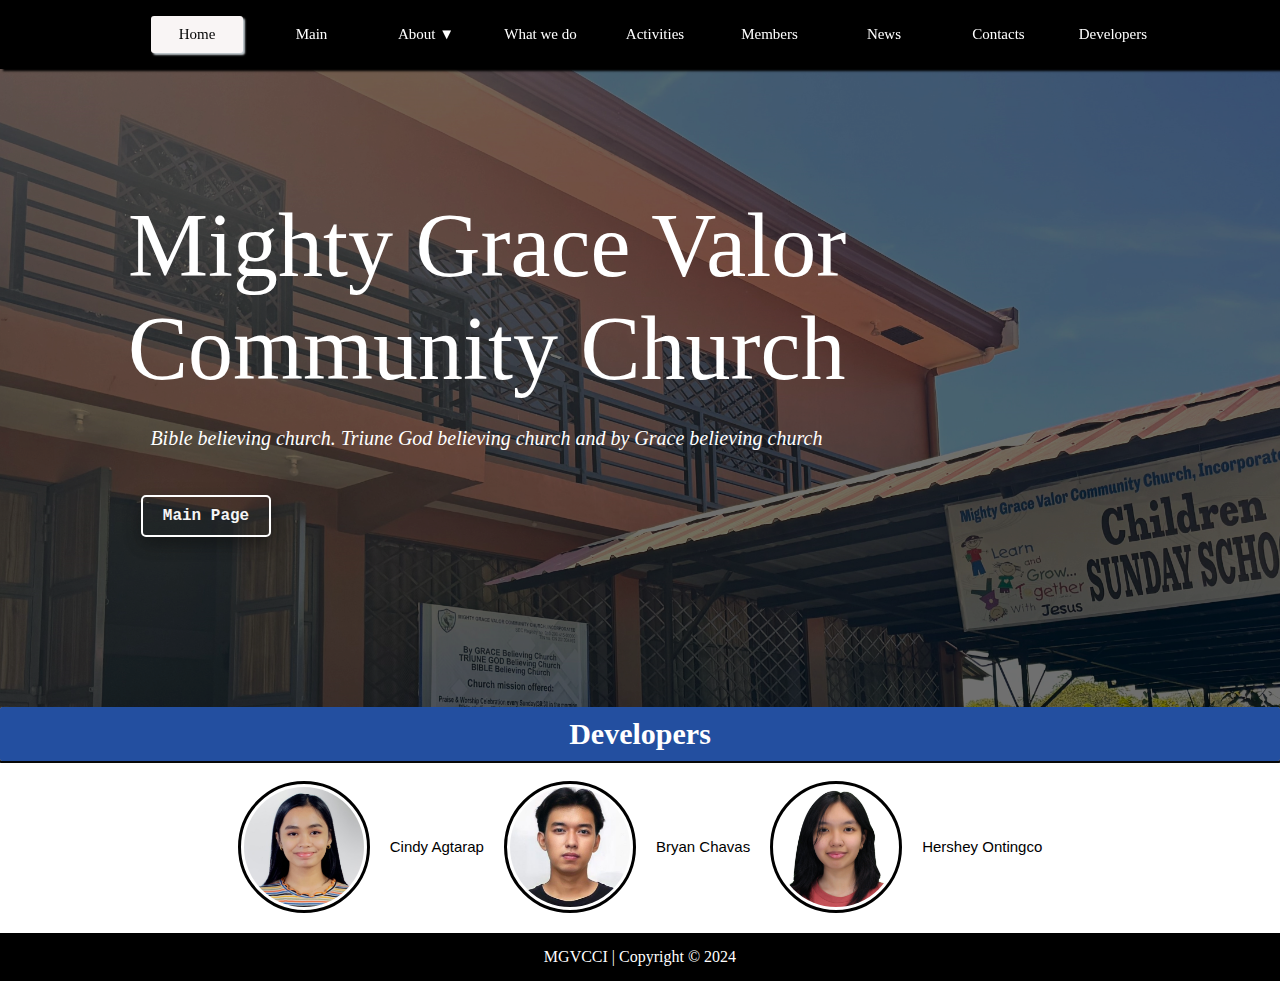
<file: index.html>
<!DOCTYPE html>
<html>
<head>
    <title>Splash Page</title>
    <link rel="stylesheet" href="style.css">
</head>
<body>

<div class="header-container">
    <nav class="grid-header">
        <div class="col-1">
            <a href="index.html" class="active">Home</a>
        </div>
        <div class="col-1">
            <a href="Home Page.html">Main</a>
        </div>
        <div class="col-1 dropdown">
            <a href="#" class="dropbtn">About &#9660;</a>
            <div class="dropdown-content">
                <a href="Historic Landmarks.html">History</a>
                <a href="Nature.html">Nature</a>
                <a href="Mission.html">Mission</a>
            </div>
        </div>
        <div class="col-1">
            <a href="Historic Landmarks.html">What we do</a>
        </div>
        <div class="col-1">
            <a href="Historic Landmarks.html">Activities</a>
        </div>
        <div class="col-1">
            <a href="Members-page.html">Members</a>
        </div>
        <div class="col-1">
            <a href="News-Events-Page.html">News</a>
        </div>
        <div class="col-1">
            <a href="Contact-and-Address-page.html">Contacts</a>
        </div>
        <div class="col-1">
            <a href="Developers-page.html">Developers</a>
        </div>
    </nav>
</div>

<div class="grid">
    <div class="image-container">
        <div class="parallax">
            <img src="pictures/church-1.jpg" class="header-image">
        </div>
        <div class="logo-container"></div>
        <div class="image-text">Mighty Grace Valor Community Church</div>
        <div class="image-text-2">Bible believing church. Triune God believing church and by Grace believing church</div>
        <a href="#" class="image-button">Main Page</a>
    </div>
</div>

<div class="grid">
    <div class="banner-home">
        <h1 style="margin: 0;">Developers</h1>
    </div>
</div>

<div class="grid">
    <div class="home-dev">
        <img src="pictures/1x1-nigga.png">
        <div class="flip-name">Cindy Agtarap</div>
        <img src="pictures/sugarplumhoneybunchbbcakes.png">
        <div class="flip-name">Bryan Chavas</div>
        <img src="pictures/1x1-shi.png">
        <div class="flip-name">Hershey Ontingco</div>
    </div>
</div>

<div class="footer">
    MGVCCI | Copyright © 2024
</div>

</body>
</html>
</file>
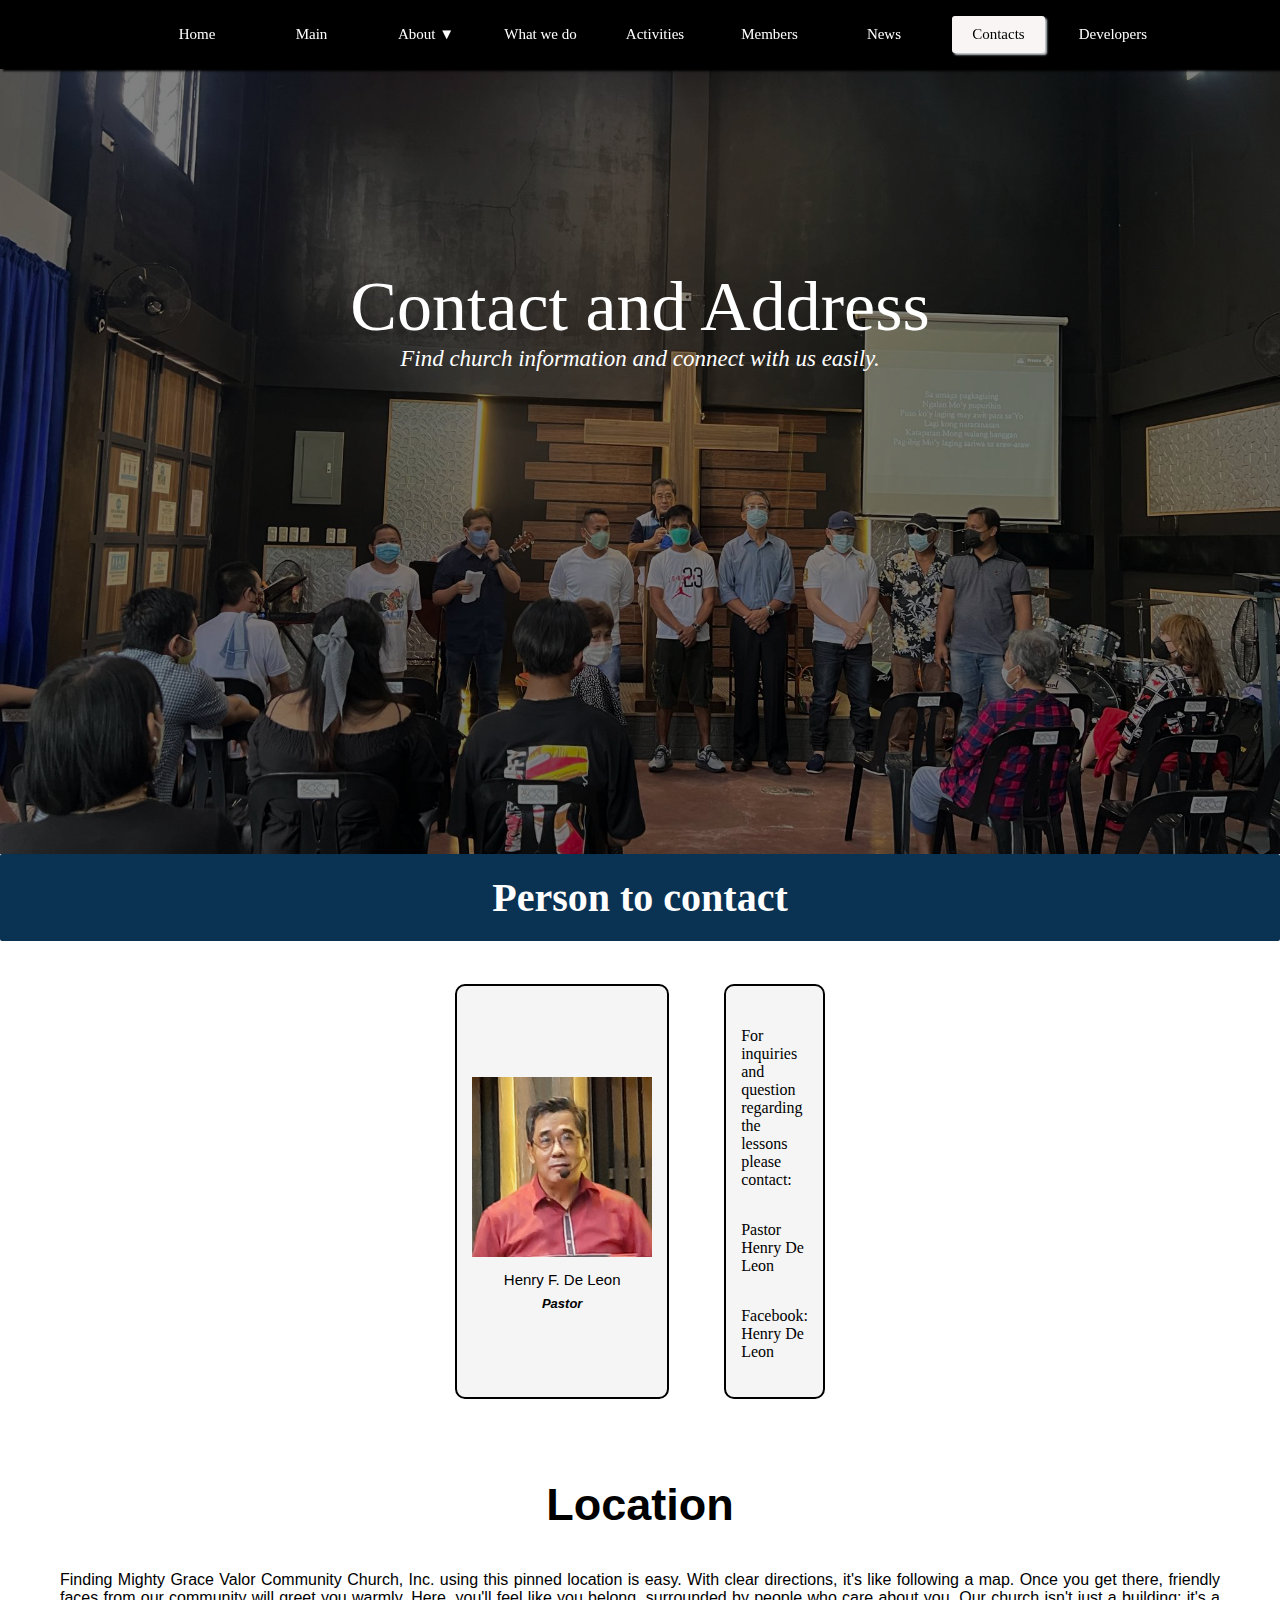
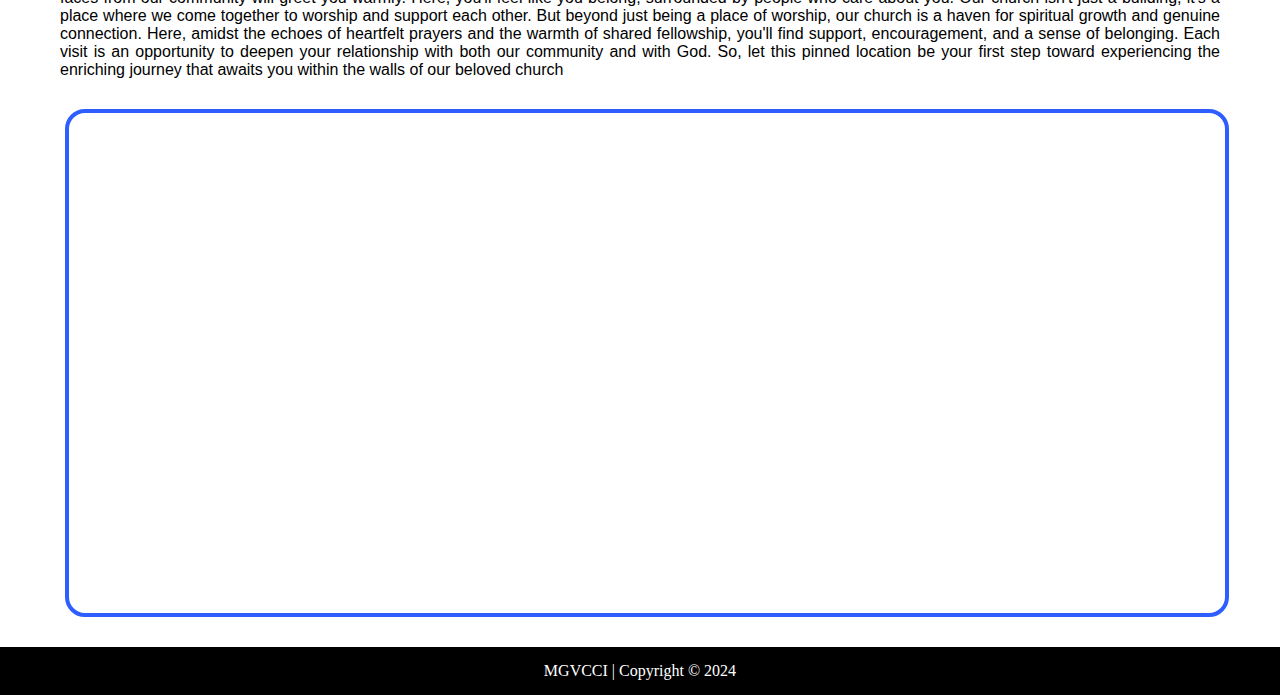
<file: Contact-and-Address-page.html>
<!DOCTYPE html>
<html>
<head>
    <title>Contacts</title>
    <link rel="stylesheet" href="style.css">
</head>
<body>
    
    <div class="header-container">
        <nav class="grid-header">
            <div class="col-1">
                <a href="index.html">Home</a>
            </div>
            <div class="col-1">
                <a href="Home Page.html">Main</a>
            </div>
            <div class="col-1 dropdown">
                <a href="#" class="dropbtn">About &#9660;</a>
                <div class="dropdown-content">
                    <a href="Historic Landmarks.html">History</a>
                    <a href="Nature.html">Nature</a>
                    <a href="Mission.html">Mission</a>
                </div>
            </div>
            <div class="col-1">
                <a href="Historic Landmarks.html">What we do</a>
            </div>
            <div class="col-1">
                <a href="Historic Landmarks.html">Activities</a>
            </div>
            <div class="col-1">
                <a href="Members-page.html">Members</a>
            </div>
            <div class="col-1">
                <a href="News-Events-Page.html">News</a>
            </div>
            <div class="col-1">
                <a href="Contact-and-Address-page.html" class="active">Contacts</a>
            </div>
            <div class="col-1">
                <a href="Developers-page.html">Developers</a>
            </div>
        </nav>
    </div>
    
    <div class="grid">
        <div class="image-container8">
            <div class="parallax8">
                <img src="pictures/bible-bg.jpg" class="header-image">
            </div>
            <div class="image-text4">Contact and Address</div>
            <div class="image-text-contact">Find church information and connect with us easily.</div>
        </div>
    </div>   
    
    <div class="grid">
        <div class="banner-d">
            <h1 style="margin: 0;">Person to contact</h1>
        </div>
    </div>

    <div class = "grid">
        <div class = "pastor-d-container">
            <div class = "pastor-container">
                <img src = "pictures/pastor.jpg">
                <div class = "pastor-n">Henry F. De Leon </div>
                <div class = "pas-t">Pastor</div>
            </div>
        </div>
        <div class="pastor-info-container">
            <p>For inquiries and question regarding the lessons please contact:</p>
            <p>Pastor Henry De Leon</p>
            <p>Facebook: Henry De Leon</p>
        </div>
    </div>
    
            
    

        <div class ="grid">
            <one class="featured">
                <div class="containeriframe">
                    <h2>Location</h2>
                    <p>Finding Mighty Grace Valor Community Church, Inc. using this pinned location is easy. With clear directions, it's like following a map. Once you get there, friendly faces from our community will greet you warmly. Here, you'll feel like you belong, surrounded by people who care about you. Our church isn't just a building; it's a place where we come together to worship and support each other.
                     But beyond just being a place of worship, our church is a haven for spiritual growth and genuine connection. Here, amidst the echoes of heartfelt prayers and the warmth of shared fellowship, you'll find support, encouragement, and a sense of belonging. Each visit is an opportunity to deepen your relationship with both our community and with God. So, let this pinned location be your first step toward experiencing the enriching journey that awaits you within the walls of our beloved church </p>
                    <iframe src="https://www.google.com/maps/embed?pb=!1m18!1m12!1m3!1d3857.6461163689546!2d121.00004607457626!3d14.788952172438606!2m3!1f0!2f0!3f0!3m2!1i1024!2i768!4f13.1!3m3!1m2!1s0x3397ae13d9e633cd%3A0xb120a2b34c46904!2sMarilao%20Grand%20Villas!5e0!3m2!1sen!2sph!4v1712561622166!5m2!1sen!2sph" width="600" height="450"></iframe>
                </div>
            </one>
        </div>



   
    
    </div>
  <div class="grid">
        <div class="footer">
            MGVCCI | Copyright © 2024
        </div>
   </div>    


</body>
</html>
</file>
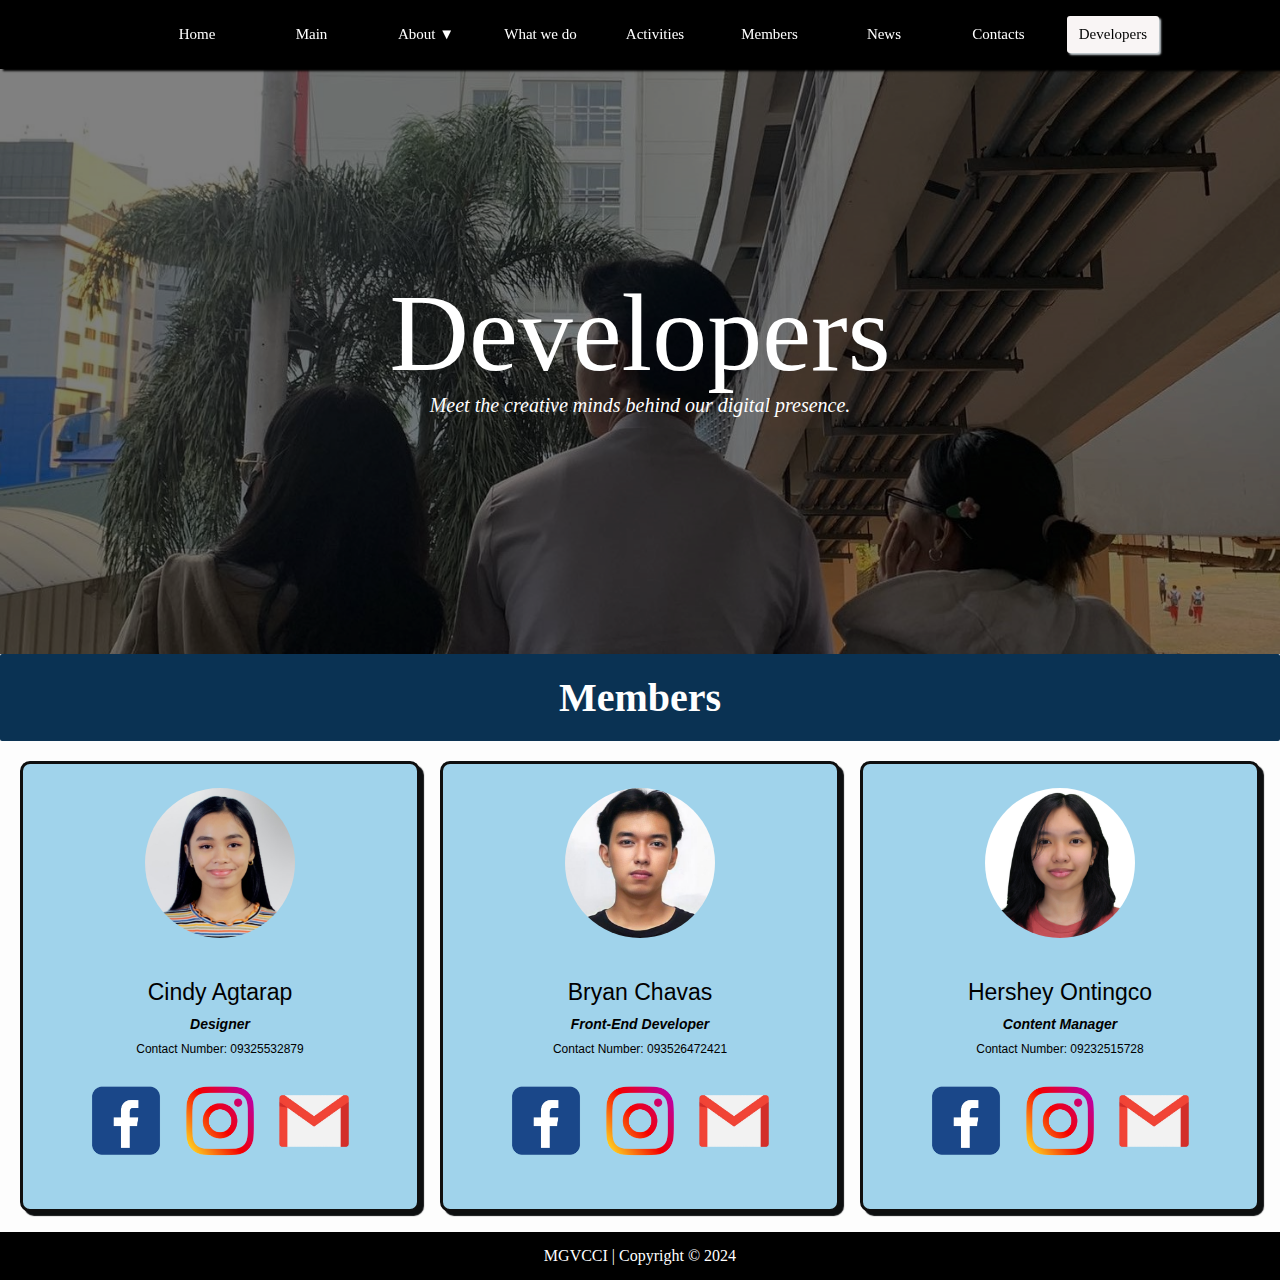
<file: Developers-page.html>
<!DOCTYPE html>
<html>
<head>
    <title>Developers</title>
    <link rel="stylesheet" href="style.css">
</head>
<body>
    
    <div class="header-container">
        <nav class="grid-header">
            <div class="col-1">
                <a href="index.html">Home</a>
            </div>
            <div class="col-1">
                <a href="Home Page.html">Main</a>
            </div>
            <div class="col-1 dropdown">
                <a href="#" class="dropbtn">About &#9660;</a>
                <div class="dropdown-content">
                    <a href="Historic Landmarks.html">History</a>
                    <a href="Nature.html">Nature</a>
                    <a href="Mission.html">Mission</a>
                </div>
            </div>
            <div class="col-1">
                <a href="Historic Landmarks.html">What we do</a>
            </div>
            <div class="col-1">
                <a href="Historic Landmarks.html">Activities</a>
            </div>
            <div class="col-1">
                <a href="Members-page.html">Members</a>
            </div>
            <div class="col-1">
                <a href="News-Events-Page.html">News</a>
            </div>
            <div class="col-1">
                <a href="Contact-and-Address-page.html">Contacts</a>
            </div>
            <div class="col-1">
                <a href="Developers-page.html" class="active">Developers</a>
            </div>
        </nav>
    </div>
    
    <div class="grid">
        <div class="image-container9">
            <div class="parallax9">
                <img src="pictures/developers-pic.jpg" class="header-image">
            </div>
            <div class="image-text10">Developers</div>
            <div class="image-text-developers">Meet the creative minds behind our digital presence.</div>
        </div>
    </div>   
    
    <div class="grid">
        <div class="banner-d">
            <h1 style="margin: 0;">Members</h1>
        </div>
    </div>
    
    <div class="grid">
        <div class="card-container">

            <div class="card">
                <img class="card-img" src="pictures/1x1-nigga.png" alt="Product 1">
                <div class="card-info">
                    <h3 class="dname">Cindy Agtarap</h3>
                    <p class="specs-header">Designer</p>
                    <div class="details">
                        <p>Contact Number: 09325532879</p>
                    </div>
                    <div class="links">
                        <a href="https://www.facebook.com/profile.php?id=100010355736978&mibextid=ZbWKwL"><img src="pictures/fb.png"></a>
                        <a href="https://www.instagram.com/abcdyyyy_?igsh=M2d5cXh5NDdobHV0"><img src="pictures/ig.png"></a>
                        <a href="https://mail.google.com/mail/?view=cm&fs=1&to=agtarap.cindy@ue.edu.ph"><img src="pictures/g.png"></a>
                    </div>
                </div>
            </div>
            
             <div class="card">
                <img class="card-img" src="pictures/sugarplumhoneybunchbbcakes.png" alt="Product 1">
                <div class="card-info">
                    <h3 class="dname">Bryan Chavas</h3>
                    <p class="specs-header">Front-End Developer</p>
                    <div class="details">
                        <p>Contact Number: 093526472421</p>
                    </div>
                    <div class="links">
                        <a href="https://www.facebook.com/profile.php?id=100010355736978&mibextid=ZbWKwL"><img src="pictures/fb.png"></a>
                        <a href="https://www.instagram.com/abcdyyyy_?igsh=M2d5cXh5NDdobHV0"><img src="pictures/ig.png"></a>
                        <a href="https://mail.google.com/mail/?view=cm&fs=1&to=chavas.Bryan@ue.edu.ph"><img src="pictures/g.png"></a>
                    </div>
                </div>
            </div>
            
            <div class="card">
                <img class="card-img" src="pictures/1x1-shi.png" alt="Product 1">
                <div class="card-info">
                    <h3 class="dname">Hershey Ontingco</h3>
                    <p class="specs-header">Content Manager</p>
                    <div class="details">
                        <p>Contact Number: 09232515728</p>
                    </div>
                    <div class="links">
                        <a href="https://www.facebook.com/profile.php?id=100010355736978&mibextid=ZbWKwL"><img src="pictures/fb.png"></a>
                        <a href="https://www.instagram.com/abcdyyyy_?igsh=M2d5cXh5NDdobHV0"><img src="pictures/ig.png"></a>
                        <a href="https://mail.google.com/mail/?view=cm&fs=1&to=ontingco.hersheyanne@ue.edu.ph"><img src="pictures/g.png"></a>
                    </div>
                </div>
            </div>
        </div>
    </div>

    <div class="footer">
        MGVCCI | Copyright © 2024
    </div>
</body>
</html>
</file>
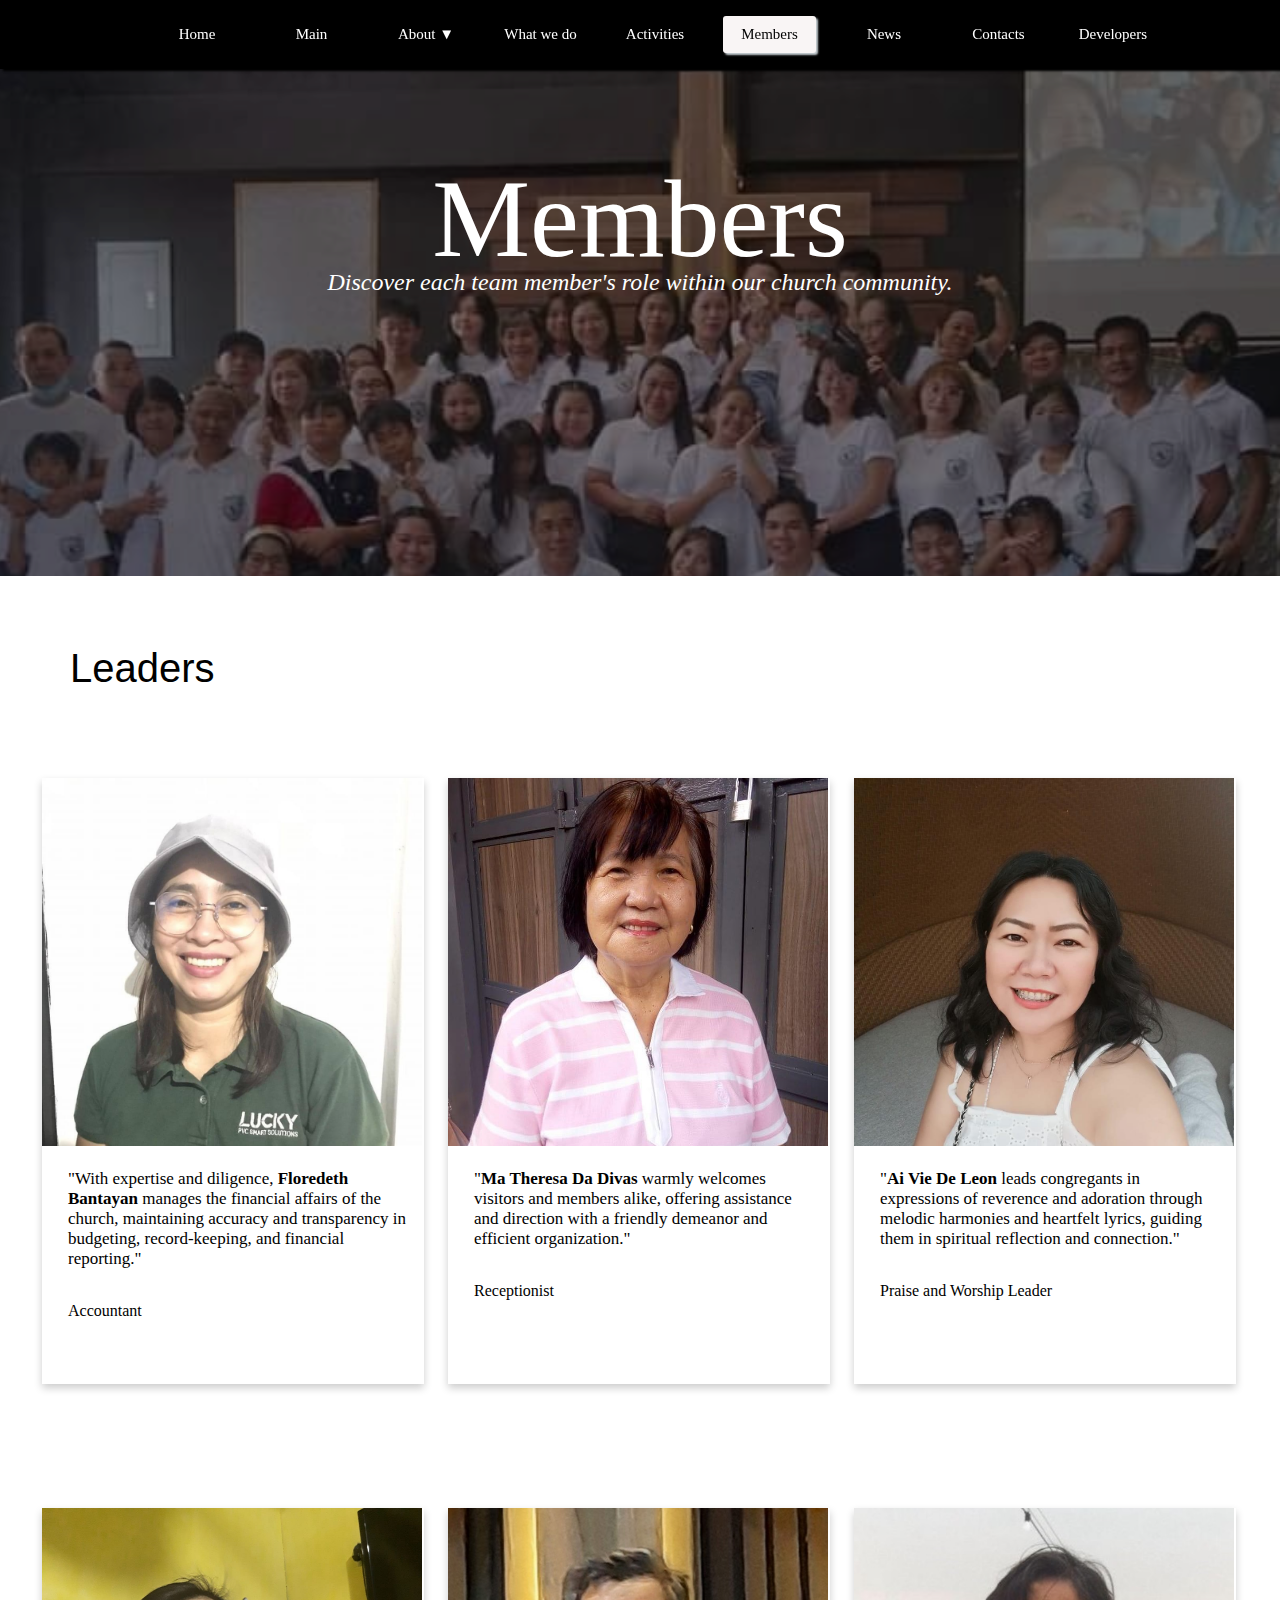
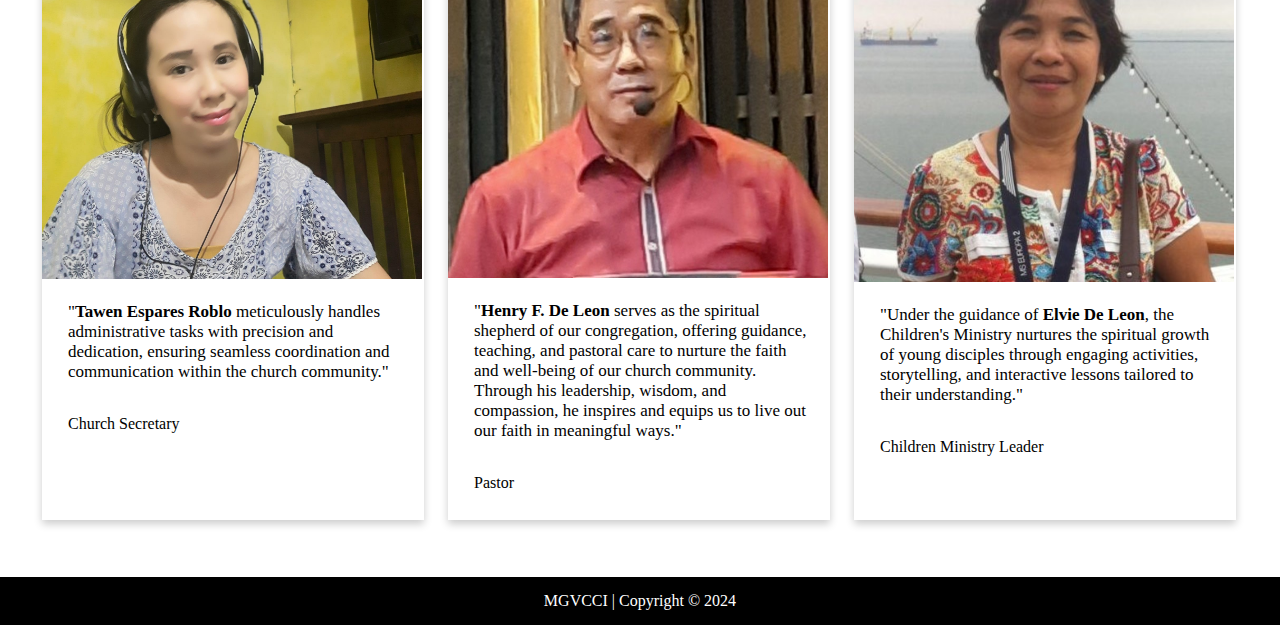
<file: Members-page.html>
<!DOCTYPE html>
<html>
<head>
    <title>Members</title>
    <link rel="stylesheet" href="style.css">
</head>
<body>

    <div class="header-container">
        <nav class="grid-header">
            <div class="col-1">
                <a href="index.html">Home</a>
            </div>
            <div class="col-1">
                <a href="Home Page.html">Main</a>
            </div>
            <div class="col-1 dropdown">
                <a href="#" class="dropbtn">About &#9660;</a>
                <div class="dropdown-content">
                    <a href="Historic Landmarks.html">History</a>
                    <a href="Nature.html">Nature</a>
                    <a href="Mission.html">Mission</a>
                </div>
            </div>
            <div class="col-1">
                <a href="Historic Landmarks.html">What we do</a>
            </div>
            <div class="col-1">
                <a href="Historic Landmarks.html">Activities</a>
            </div>
            <div class="col-1">
                <a href="Members-page.html" class="active">Members</a>
            </div>
            <div class="col-1">
                <a href="News-Events-Page.html">News</a>
            </div>
            <div class="col-1">
                <a href="Contact-and-Address-page.html">Contacts</a>
            </div>
            <div class="col-1">
                <a href="Developers-page.html">Developers</a>
            </div>
        </nav>
    </div>
    
    
    <div class="image-container">
        <div class="parallax6">
        <img src="pictures/members.jpg" class="header-image">
        </div>
        <div class="image-text-mem">Members</div>
        <div class="image-text-mem2">Discover each team member's role within our church community.</div>
    </div>
    

    <div class="grid">
        <div class="mem-text2">Leaders</div>
        
        <div class="content-8">
            <div class="mem-card">
                <img src="pictures/mem-1.jpg">
                <div class="mem-container">
                    <p class="mem-text">"With expertise and diligence, <b>Floredeth Bantayan</b> manages the financial affairs of the church, maintaining accuracy and transparency in budgeting, record-keeping, and financial reporting."</p>
                    <p>Accountant</p>
                </div>
            </div>
        
            <div class="mem-card">
                <img src="pictures/mem2.jpg">
                <div class="mem-container">
                    <p class="mem-text">"<b>Ma Theresa Da Divas</b> warmly welcomes visitors and members alike, offering assistance and direction with a friendly demeanor and efficient organization."</p>
                    <p>Receptionist</p>
                </div>
            </div>
        
            <div class="mem-card">
                <img src="pictures/mem-3.jpg">
                <div class="mem-container">
                    <p class="mem-text">"<b>Ai Vie De Leon</b> leads congregants in expressions of reverence and adoration through melodic harmonies and heartfelt lyrics, guiding them in spiritual reflection and connection."</p>
                    <p>Praise and Worship Leader</p>
                </div>
            </div>
        </div>
    </div>

    <div class="grid">
        
        <div class="content-8">
            <div class="mem-card">
                <img src="pictures/mem4.jpg">
                <div class="mem-container">
                    <p class="mem-text">"<b>Tawen Espares Roblo</b> meticulously handles administrative tasks with precision and dedication, ensuring seamless coordination and communication within the church community."</p>
                    <p>Church Secretary</p>
                </div>
            </div>
        
            <div class="mem-card">
                <img src="pictures/pastor.jpg">
                <div class="mem-container">
                    <p class="mem-text">"<b>Henry F. De Leon</b> serves as the spiritual shepherd of our congregation, offering guidance, teaching, and pastoral care to nurture the faith and well-being of our church community. Through his leadership, wisdom, and compassion, he inspires and equips us to live out our faith in meaningful ways."</p>
                    <p>Pastor</p>
                </div>
            </div>
        
            <div class="mem-card">
                <img src="pictures/mem-5.jpg">
                <div class="mem-container">
                    <p class="mem-text">"Under the guidance of <b>Elvie De Leon</b>, the Children's Ministry nurtures the spiritual growth of young disciples through engaging activities, storytelling, and interactive lessons tailored to their understanding."</p>
                    <p>Children Ministry Leader</p>
                </div>
            </div>
        </div>
    </div>

    <div class="footer">
        MGVCCI | Copyright © 2024
    </div>



</body>
</html>
</file>
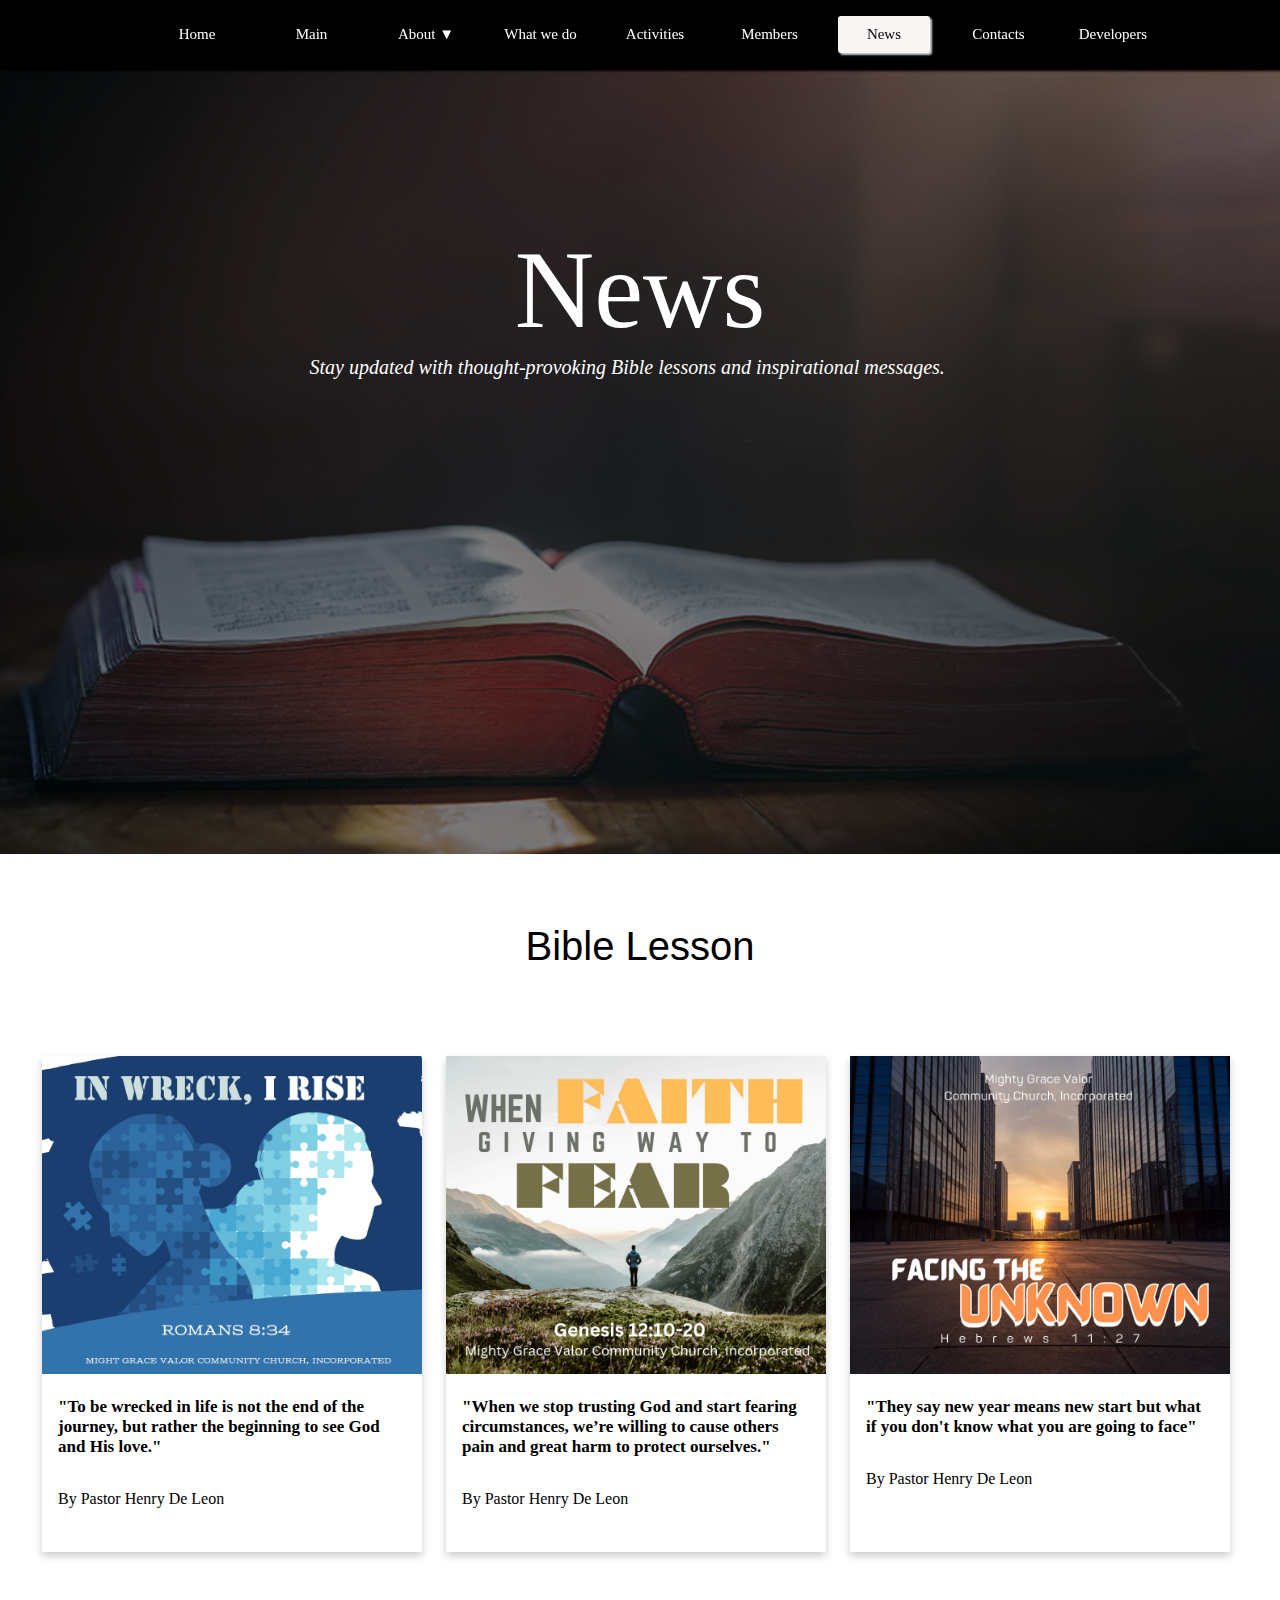
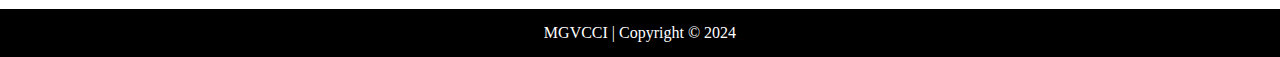
<file: News-Events-Page.html>
<!DOCTYPE html>
<html>
<head>
    <title>News</title>
    <link rel="stylesheet" href="style.css">
</head>
<body>
    
    <div class="header-container">
        <nav class="grid-header">
            <div class="col-1">
                <a href="index.html" >Home</a>
            </div>
            <div class="col-1">
                <a href="Home Page.html">Main</a>
            </div>
            <div class="col-1 dropdown">
                <a href="#" class="dropbtn">About &#9660;</a>
                <div class="dropdown-content">
                    <a href="Historic Landmarks.html">History</a>
                    <a href="Nature.html">Nature</a>
                    <a href="Mission.html">Mission</a>
                </div>
            </div>
            <div class="col-1">
                <a href="Historic Landmarks.html">What we do</a>
            </div>
            <div class="col-1">
                <a href="Historic Landmarks.html">Activities</a>
            </div>
            <div class="col-1">
                <a href="Members-page.html">Members</a>
            </div>
            <div class="col-1">
                <a href="News-Events-Page.html" class="active">News</a>
            </div>
            <div class="col-1">
                <a href="Contact-and-Address-page.html">Contacts</a>
            </div>
            <div class="col-1">
                <a href="Developers-page.html">Developers</a>
            </div>
        </nav>
    </div>
    
    <div class="grid">
        <div class="image-container7">
            <div class="parallax7">
                <img src="pictures/bible-bg.jpg" class="header-image7">
            </div>
            <div class="image-text-news">News</div>
            <div class="image-text-news2">Stay updated with thought-provoking Bible lessons and inspirational messages.</div>
        </div>
    </div> 

    <div class="grid">
        <div class="verse-text2">Bible Lesson</div>
        
        <div class="content-7">
            <div class="verse-card">
                <img src="pictures/news-1.jpg">
                <div class="verse-container">
                    <p class="verse-text"><b>"To be wrecked in life is not the end of the journey, but rather the beginning to see God and His love."</b></p>
                    <p>By Pastor Henry De Leon</p>
                </div>
            </div>
        
            <div class="verse-card">
                <img src="pictures/news-3.jpg">
                <div class="verse-container">
                    <p class="verse-text"><b>"When we stop trusting God and start fearing circumstances, we’re willing to cause others pain and great harm to protect ourselves."</b></p>
                    <p>By Pastor Henry De Leon</p>
                </div>
            </div>
        
            <div class="verse-card">
                <img src="pictures/news-2.jpg">
                <div class="verse-container">
                    <p class="verse-text"><b>"They say new year means new start but what if you don't know what you are going to face"</b></p>
                    <p>By Pastor Henry De Leon</p>
                </div>
            </div>
        </div>
    </div>
    

    <div class="footer">
        MGVCCI | Copyright © 2024
    </div>



</body>
</html>
</file>
<file: style.css>
body {
  margin: 0; 
}

body, html{
  height: 100%;
  scroll-behavior: smooth;
}
.grid{
  display: grid;
  grid-template-columns: repeat(12, 1fr);
  gap: 20px;
  grid-auto-rows: minmax(10px, auto);
}
/*--------------------Header Image--------------------*/
.header-image {
  width: 100%;
  height: auto;
  background-size: cover;
  background-position: center;
  display: table;
  transform: translateY(-100%);
}

.header-image7 {
  width: 100%;
  height: auto;
  background-size: cover;
  background-position: center;
  display: table;
  transform: translateY(-100%);
}

.header-image7-1 {
  width: 100%;
  height: auto;
  background-size: cover;
  background-position: center;
  display: table;
  transform: translateY(-1000%);
}

.parallax,.parallax6,
.parallax7,.parallax7-1,
.parallax8,
.parallax9{
  height: 100%; 
  width: 100%;
  background-attachment: fixed;
  background-position: center;
  background-repeat: no-repeat;
  background-size: cover;
  filter: brightness(50%);
}

.parallax{
  background-image: url('pictures/church-1.jpg');
}
.parallax6{
  background-image: url('pictures/members.jpg');
}
.parallax7{
  background-image: url('pictures/bible-bg.jpg');
}
.parallax7-1{
  background-image: url('pictures/news-1.jpg');
}
.parallax8{
  background-image: url('pictures/address.jpg');
}

.parallax9{
  background-image: url('pictures/developers-pic.jpg');
  
}

.image-container,.image-container6,
.image-container7,.image-container7-1,
.image-container8,
.image-container9 {
  position: relative;
  grid-column: span 12;

}
.dname{
  font-size: 222px;
  font-family: 'Courier New', Courier, monospace;
}
.details{
  font-size: 12px;
  font-family:Arial, Helvetica, sans-serif;
  font-weight: 400;
}
.overlay-image {
  position: absolute;
  top: 0;
  left: 0;
  width: 100%;
  height: 100%;
  opacity: 0.5; /* Adjust the opacity as needed */
}

.image-text {
  position: absolute;
  top: 42%;
  left: 40%;
  align-items: center;
  transform: translate(-50%, -50%);
  color: white;
  font-size: 90px;
  text-align: left;
  font-weight: 500;
}

.image-text-2 {
  position: absolute;
  top: 62%;
  left: 38%;
  transform: translate(-50%, -50%);
  color: white;
  font-size: 20px;
  text-align: left;
  font-style: italic;
}
.image-text-3 {
  position: absolute;
  top: 37%;
  left: 50%;
  align-items: center;
  transform: translate(-50%, -50%);
  color: white;
  font-size: 81px;
  text-align: center;
  font-weight: 500;
}

.image-text4 {
  position: absolute;
  top: 36%;
  left: 50%;
  align-items: center;
  transform: translate(-50%, -50%);
  color: white;
  font-size: 70px;
  text-align: left;
  font-weight: 500;
}
.image-text5 {
  position: absolute;
  top: 51%;
  left: 50%;
  align-items: center;
  transform: translate(-50%, -50%);
  color: white;
  font-size: 70px;
  text-align: left;
  font-weight: 500;
}

.image-text8 {
  position: absolute;
  top: 35%;
  left: 50%;
  align-items: center;
  transform: translate(-50%, -50%);
  color: white;
  font-size: 100px;
  text-align: left;
  font-weight: 500;
  
}
.image-text9 {
  position: absolute;
  top: 62%;
  left: 38%;
  transform: translate(-50%, -50%);
  color: white;
  font-size: 20px;
  text-align: left;
  font-style: italic;
}

.image-text10 {
  position: absolute;
  top: 51%;
  left: 50%;
  align-items: center;
  transform: translate(-50%, -50%);
  color: white;
  font-size: 110px;
  text-align: left;
  font-weight: 500;
}

.image-text-mem {
  position: absolute;
  top: 38%;
  left: 50%;
  align-items: center;
  transform: translate(-50%, -50%);
  color: white;
  font-size: 110px;
  text-align: left;
  font-weight: 500;
}

.image-text-mem2{
  position: absolute;
  top: 49%;
  left: 50%;
  transform: translate(-50%, -50%);
  color: white;
  font-size: 24px;
  text-align: left;
  font-style: italic;
}

.image-text-news{
position: absolute;
  top: 34%;
  left: 50%;
  align-items: center;
  transform: translate(-50%, -50%);
  color: white;
  font-size: 110px;
  text-align: left;
  font-weight: 500;
}

.image-text-news2{
  position: absolute;
  top: 43%;
  left: 49%;
  transform: translate(-50%, -50%);
  color: white;
  font-size: 20px;
  text-align: left;
  font-style: italic;
}

.image-text-contact{
  position: absolute;
  top: 42%;
  left: 50%;
  transform: translate(-50%, -50%);
  color: white;
  font-size: 23px;
  text-align: left;
  font-style: italic;
}

.image-text-developers{
  position: absolute;
  top: 62%;
  left: 50%;
  transform: translate(-50%, -50%);
  color: white;
  font-size: 20px;
  text-align: left;
  font-style: italic;
}

.image-button {
  align-items: left;
  position: absolute;
  top: 70%;
  left: 11%;
  padding: 15px 30px;
  font-weight: bolder;
  padding: 10px 20px;
  text-decoration: none;
  color: whitesmoke;
  font-family: 'Courier New', Courier, monospace;
  font-size: 16px;
  border: 2px solid White;
  border-radius: 5px;
  background-color: transparent;
  transition: transform 0.3s ease-in-out;
  box-shadow: 0 8px 16px 0 rgba(0,0,0,0.2), 0 6px 20px 0 rgba(0,0,0,0.19);
}

.image-button:hover {
  transform: scale(1.09);
  background-color: #ffffff;
  color: #000000;
}

/*-------------------------------------------------------*/

/*--------------------Navivation bar--------------------*/
.header-container {
  position: relative;
  width: 100%;
  background-color: #000000;
  padding: 15px;
  box-shadow: 3px 2px 2px #000000;
  font-family: Georgia, 'Times New Roman', Times, serif;
  font-weight: 500;
  position: fixed;
  z-index: 99999;
  grid-column: span 12;
  display: grid;
  justify-content: center; /* Center horizontally */
  align-items: center; /* Center vertically */
  text-align: center; /* Center text within container */
}

a{
  font-size: 15px;
}

.grid-header{
  display: grid;
  grid-template-columns: repeat(9, 1fr);
  gap: 20px;
  grid-auto-rows: minmax(10px, auto);
}

.col-1 {
  grid-column: span 1; 
  padding: 1px;
  border-radius: 1px;
}

nav {
  grid-column: span 12; 
}

nav a {
  display: block;
  text-align: center;
  padding: 10px;
  text-decoration: none;
  color: #fff;
}

nav a:hover,
nav a.active {
  background-color: #f9f5f5; 
  border-radius: 3px;
  box-shadow: 2px 2px 2px rgb(199, 207, 211);
  color:#000000;
}

.content {
  text-align: center;
  margin: 0 auto; 
}

.footer {
  text-align: center;
  background-color: #000000;
  color: #fff;
  padding: 15px 0;
  grid-column: 1 / span 12;
  width: 100%;
}

/*-------------------------Dropdown-------------------------*/

.dropdown {
  position: relative;
}

.dropdown-content {
  display: none;
  position: absolute;
  background-color: #f9f9f9;
  min-width: 160px;
  box-shadow: 0px 8px 16px 0px rgba(0,0,0,0.2);
  z-index: 1;
}

.dropdown-content a {
  color: black;
  padding: 12px 16px;
  text-decoration: none;
  display: block;
}

.dropdown-content a:hover {
  background-color: #000000;
  color: #ffffff;
}

.dropdown:hover .dropdown-content {
  display: block;
}


/*-------------------------------------------------------*/

/*--------------------Body-Home-Page*--------------------*/
.content-1-P5 {
  grid-column: 1/2;
  font-size: 30px;
  margin: 70px;
  margin-bottom: 0px;

}

.content-2-P5 {
  display: grid;
  background-color: aqua;
  grid-column: 1/span 2;
  grid-row: 2/span 5;
  margin: 70px;
  margin-top: 45px;
  padding: 10px;
  padding-bottom: 45px;

}

.dev-pic-P5{
  width: 150px;
  border-radius: 270px;
  border-style:solid;
  padding: 3px;

}

.dev-pic2-P5{
  width: 160px;
  height: 166px;
  border-radius: 270px;
  border-style:solid;
  padding: 3px;

}

.text-properties-P5{
  font-size: 20px;
  font-family:Georgia, 'Times New Roman', Times, serif;
  display: inline-block;
  vertical-align: middle;
}

.text-container-P5{
  margin-left: 67px;
  display: grid;

}

.banner {
  background-color: rgb(145, 0, 0);
  color: rgb(14, 9, 9);
  padding: 20px 0;
  text-align: center;
  border-radius: 2px;
  font-family: Georgia, 'Times New Roman', Times, serif;
  font-size: 20px;
  box-shadow: 10px;
  grid-column: span 12;

}
.banner-home {
  background-color: rgb(35, 79, 160);
  color: rgb(255, 255, 255);
  padding: 10px ;
  text-align: center;
  border-radius: 2px;
  font-family: Georgia, 'Times New Roman', Times, serif;
  font-size: 15px;
  box-shadow: 10px;
  outline: 2px solid #070707;
  grid-column: span 12;

}
.card-container {
  display: grid;
  grid-template-columns: repeat(3, 1fr);
  gap: 20px;
  padding: 20px;
  margin-top: 0px;
  background: #fdfdfd;
  grid-column: span 12;

}

.card {
  border: 1px solid #0f0f0f;
  padding: 20px;
  text-align: center;
  background-color: #a0d3eb;
  border-radius: 10px;
  transition: background-color 0.4s ease-in-out;
  margin-top: 0px; 
  border-width: 3px;
  box-shadow: 4px 4px 1px rgb(13, 15, 16);
 

}

.card:hover {
  background-color: #bec2c4ef;
  transform: scale(1.04);
  border-color: rgb(224, 15, 15);
  box-shadow: 8px 8px 3px rgb(13, 15, 16);

}

.card-img {
  max-width: 100%;
  width: 150px;
  height: auto;
  max-height: 600px;
  margin-bottom: 10px;
  border-radius: 8px;
  transition: transform 0.5s ease-in-out;
  border: 4px solid transparent;
  border-radius: 270px;
  border-style:solid;

}

.img-bryan{
    max-width: 100%;
    width: 160px;
    height: auto;
    max-height: 600px;
    margin-bottom: 10px;
    border-radius: 8px;
    transition: transform 0.5s ease-in-out;
    border: 4px solid transparent;
    border-radius: 270px;
    border-style:solid;

}

.card:hover img {
  filter: brightness(100%);
  transform: scale(1.1);
  border-color: #000;
}
.card-info {
  font-size: 15px;
  transition: color 0.5s ease-in-out;
  font-family: 'Segoe UI', Tahoma, Geneva, Verdana, sans-serif;
}
.card-info p {
  margin: 5px 0;
  margin-bottom: 10px;
}
.card-info .details {
  text-align: center;
  margin-top: 9px;
}
.card-info .details p {
  margin: 5px 0;
}
.card-info .details p:before {
  margin-right: 5px;
}
.card-info p:nth-child(4) {
  margin-top: 5px;
}

.dname {
  font-size: 23px;
  font-family:'Lucida Sans', 'Lucida Sans Regular', 'Lucida Grande', 'Lucida Sans Unicode', Geneva, Verdana, sans-serif;
  font-weight: 300;
  margin-bottom: 10px;
}
.home-dev{  
  grid-column:span 12 ;
  display: flex;
  justify-content: center; /* Align items horizontally at the center */
  align-items: center;
  margin-top: 20px;
  gap: 20px;
  margin-bottom: 20px;
}
.home-dev img{
  width: 120px;
  height: 120;
  border-radius: 270px;
  border-style:solid;
  padding: 3px;
}
.home-dev img:hover {
  transform: scale(1.05) rotateY(180deg); /* Flips the image horizontally */
  transition: transform 0.3s ease; /* Smooth transition effect */
}
.flip-name{
  text-align: center;
  font-size: 15px;
  font-weight: 500;
  font-family: Verdana, Geneva, Tahoma, sans-serif;
}
/*-------------------------------------------------------*/

/*---------------------Body-News-Page--------------------*/

.verse-card {
  box-shadow: 0 4px 8px 0 rgba(0,0,0,0.2);
  transition: 0.3s;
  grid-column: span 12;
  margin: 12px;
}

.verse-card img{
  width: 380px;

}

.verse-card:hover {
  box-shadow: 0 8px 16px 0 rgba(0,0,0,0.2);
}

.verse-text{
  font-size: 17px;
  font-family:Georgia, 'Times New Roman', Times, serif;
  display: inline-block;
  vertical-align: middle;
}

.verse-text2{
  font-size: 40px;
  font-family:Arial, Helvetica, sans-serif;
  display: inline-block;
  vertical-align: middle;
  margin: 70px;
  grid-column: span 12;
  margin-bottom: 0px;
  text-align: center;
}


.verse-container {
  padding: 2px 16px;
  width: 340px;
  height: 170px;
  grid-column: span 12;

}

.content-7 {
  display: flex;
  grid-column: 1/12;
  margin-left:20px;
  margin-top: 45px;
  padding: 10px;
  padding-bottom: 45px;
}











/*-------------------------------------------------------*/

/*--------------------Body-Contact-Page---------------------*/
.pastor-container img{
  width: 180px;
  height: 180px;
  margin-top: 1px;
  margin-bottom: 10px;
}
.pastor-n{
  font-size: 15px;
  font-weight: 300;
  font-family: 'Lucida Sans', 'Lucida Sans Regular', 'Lucida Grande', 'Lucida Sans Unicode', Geneva, Verdana, sans-serif;
  text-align: center;
  margin-bottom: 8px;
}
.pas-t{
  font-size: 13px;
  font-family: Arial, Helvetica, sans-serif;
  font-style: italic;
  font-weight: bolder;
  text-align: center;

}
.pastor-d-container{
  background-color: rgb(245, 245, 245);
  padding: 15px; 
  border-radius: 10px; 
  padding-top: 25px;
  padding-bottom: 20px;
  display: flex;
  flex-direction: column; 
  align-items: center; 
  margin-right: 25px;
  margin-left: 25px;
  border-color: black;
  border: 2px solid;
  margin-top: 43px;
  margin-bottom: 60px;

  justify-content: center; /* Align items horizontally at the center */
  grid-column: span 1/7;
}
.pastor-info-container{
  background-color: rgb(245, 245, 245);
  padding: 15px; 
  border-radius: 10px; 
  padding-top: 25px;
  padding-bottom: 20px;
  display: flex;
  flex-direction: column; 
  align-items: center; 
  margin-right: 25px;
  margin-left: 25px;
  border-color: black;
  border: 2px solid;
  margin-top: 43px;
  margin-bottom: 60px;
  margin-left: 10px;
  justify-content: center; /* Align items horizontally at the center */
}
.title {
  background-color: white;
  color: black;
  padding: 20px 0;
  text-align: center;
  border-radius: 2px;
  font-family: Georgia, 'Times New Roman', Times, serif;
  font-size: 30px;
  box-shadow: 10px;
  font-weight: bold;
  outline: 2px solid #070707;
  grid-column: span 12;
  margin-bottom: 20px;
}

one.featured{
  margin-left: 50px;
  margin-right: 50px;
  grid-column: span 3; /*The element should start from its normal grid position and span across other grid columns*/
  display: grid;
  grid-template-columns: 3fr;
  gap: 20px;
  align-items: center;
  grid-column: span 12;
  text-align: justify;
  font-family: Arial, Helvetica, sans-serif;
  font-weight: 300;
  
}
one.featured p{
  margin-bottom: 10px;
}

h2{
  text-align: center;
  font-size: 45px;
}
.containeriframe{
  width: 100%;
  height: auto;
  display: flex;
  align-items: justify;
  justify-content: center;
  flex-direction: column;
}
.containeriframe iframe {
  margin-left: 15px;
  margin-bottom: 30px;
  width: 98%;
  height: 500px;
  filter: invert(100%); /* Remove or adjust this line */
  border: 4px solid rgb(209, 161, 0);
  border-radius: 20px; 
  margin-top: 20px;
}

one p, one h2{
  margin: 20px 10px;
}
.banner-c {
  background-color: rgb(10, 50, 83);
  color: white;
  padding: 20px 0;
  text-align: center;
  border-radius: 2px;
  font-family: Georgia, 'Times New Roman', Times, serif;
  font-size: 20px;
  box-shadow: 10px;
  grid-column: span 12;
  
}
/*-------------------------------------------------------*/



/*---------------------Body-Developers-Page--------------------*/
.specs-header{
 font-style: italic;
 font-size: 14px;
 font-family: 'Segoe UI', Tahoma, Geneva, Verdana, sans-serif;
 margin-bottom: 10px;
 font-weight: bolder;
}
.banner-d {
  background-color: rgb(10, 50, 83);
  color: white;
  padding: 20px 0;
  text-align: center;
  border-radius: 2px;
  font-family: Georgia, 'Times New Roman', Times, serif;
  font-size: 20px;
  box-shadow: 10px;
  grid-column: span 12;

}
.grid-content-container {
  
  display: grid;
  gap: 1px;
  grid-column: span 12;
  background-color: white;
}

.content-1 {
  grid-column: 1/2;
  font-size: 30px;
  margin: 70px;
  margin-bottom: 0px;
}

.content-2 {
  display: flex;
  grid-column: 1/12;
  margin: 70px;
  margin-top: 45px;
  padding: 10px;
  border-bottom: solid;
  padding-bottom: 45px;
}

.dev-pic{
  width: 150px;
  border-radius: 270px;
  border-style:solid;
  padding: 3px;

}

.dev-pic2{
  width: 160px;
  height: 166px;
  border-radius: 270px;
  border-style:solid;
  padding: 3px;

}

.text-properties{
  font-size: 20px;
  font-family:Georgia, 'Times New Roman', Times, serif;
  display: inline-block;
  vertical-align: middle;
}

.text-container{
  margin-left: 67px;
  display: grid;
}

.col-5 {
  grid-column: span 12;
  align-items: center;
  margin: 0 10px;
  margin-top: 50px;
}

.home-d {
  flex: 1; 
  text-align: justify;
  font-size: 17px;
  margin-left: 15px;
  margin-right: 15px;
  font-family: Arial, Helvetica, sans-serif;
  font-size: 15px;
  line-height: 1.5;
  margin-bottom: 20px;
  
}

.home-d img{
  position: absolute;
}
.col-5 img {
  width: 50%;
  margin-bottom: 10px;
  margin-left: 30px;
  margin-right: 0px;
  border: 2px black;
  border-radius: 15px;
  transition: opacity 0.3s ease-in-out;

}

.content6{
  margin-bottom: 3px;
  
}
.home-d-container{
  background-color: rgb(245, 245, 245);
  padding: 15px; 
  border-radius: 10px; 
  padding-top: 35px;
  padding-bottom: 20px;
  display: grid;
  flex-direction: column; 
  align-items: center; 
  margin-right: 25px;
  margin-left: 25px;
  border-color: black;
  border: 2px solid;
  margin-top: 43px;
  margin-bottom: 60px;
}
.image-d-container {
  display: flex;
  align-items: center;
  border: 2px black;
  

 
}
.image-d-container {
  display: flex;
  align-items: center;
  border: 2px black;
  height: 190px; 
  width: 98%;

  position: relative;
  margin-bottom: 40px;
}
.image-d-container img{
  transition: transform 0.9s ease-in-out;
  width: 18%;
  width: 150px;
  border-radius: 270px;
  border-style:solid;
  padding: 3px;
}
.image-d-container img:hover{
  transform: scale(1.05);
  box-shadow: 4px 4px 2px rgb(211, 34, 34);


}
.links{
  margin: 20px;

}
.links img{
  width: 70px;
  height: 70px;
  margin: 10px;

}
/*-------------------------------------------------------*/
.mem-card {
  box-shadow: 0 4px 8px 0 rgba(0,0,0,0.2);
  transition: 0.3s;
  grid-column: span 12;
  margin: 12px;
}

.mem-card img{
  width: 380px;

}

.mem-card:hover {
  box-shadow: 0 8px 16px 0 rgba(0,0,0,0.2);
}

.mem-text{
  font-size: 17px;
  font-family:Georgia, 'Times New Roman', Times, serif;
  display: inline-block;
  vertical-align: middle;
}

.mem-text2{
  font-size: 40px;
  font-family:Arial, Helvetica, sans-serif;
  display: inline-block;
  vertical-align: middle;
  text-align: justify;
  grid-column: 1/2;
  margin: 70px;
  margin-bottom: 0px;
}


.mem-container {
  padding: 2px 16px;
  width: 340px;
  height: 230px;
  grid-column: span 12;
  margin-left: 10px;
}

.content-8 {
  display: flex;
  grid-column: 1/12;
  margin-left:20px;
  margin-top: 45px;
  padding: 10px;
  padding-bottom: 45px;
}
</file>
